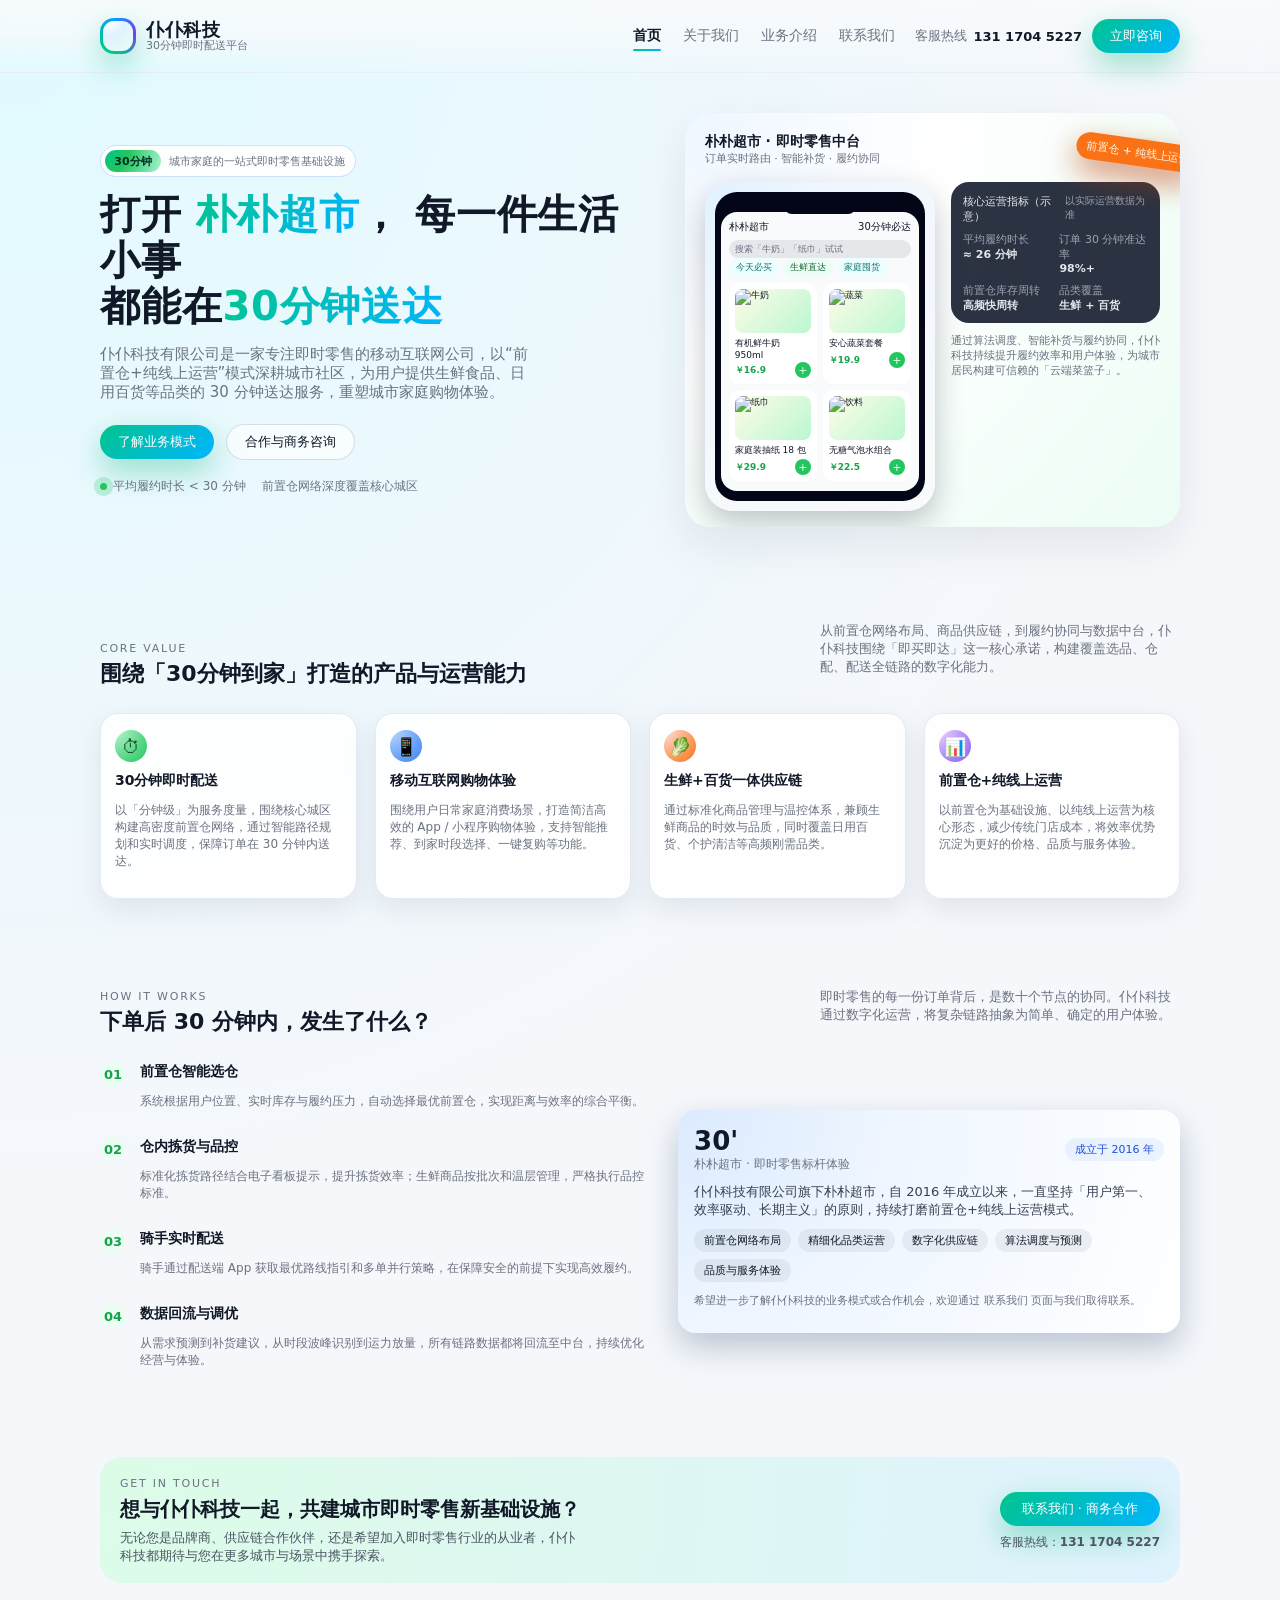
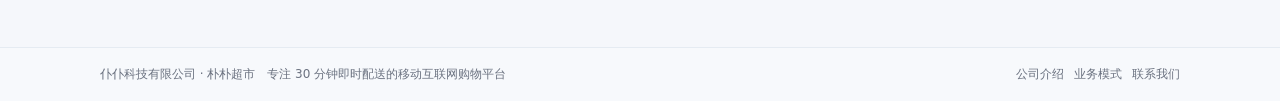
<file: index.html>
<!DOCTYPE html>
<html lang="zh-CN">
  <head>
    <meta charset="UTF-8" />
    <meta
      name="viewport"
      content="width=device-width, initial-scale=1, viewport-fit=cover"
    />
    <title>仆仆科技有限公司 - 30分钟即时配送平台</title>
    <meta
      name="description"
      content="仆仆科技有限公司旗下朴朴超市，专注30分钟即时配送，采用“前置仓+纯线上运营”模式，为城市家庭提供生鲜食品与日用百货一站式到家服务。"
    />
    <link rel="stylesheet" href="styles.css" />
  </head>
  <body>
    <header class="site-header">
      <div class="container">
        <nav class="nav">
          <a href="index.html" class="logo-group" aria-label="仆仆科技有限公司">
            <span class="logo-mark"></span>
            <span class="logo-text">
              <span class="logo-text-main">仆仆科技</span>
              <span class="logo-text-sub">30分钟即时配送平台</span>
            </span>
          </a>
          <div class="nav-right">
            <div class="nav-links">
              <a href="index.html" class="nav-link active">首页</a>
              <a href="about.html" class="nav-link">关于我们</a>
              <a href="services.html" class="nav-link">业务介绍</a>
              <a href="contact.html" class="nav-link">联系我们</a>
            </div>
            <div class="nav-cta">
              <div class="nav-phone">
                <span>客服热线</span>
                <strong>131 1704 5227</strong>
              </div>
              <button class="btn btn-primary" type="button">
                立即咨询
              </button>
            </div>
            <button class="menu-toggle" aria-label="切换导航菜单">
              <span></span>
            </button>
          </div>
        </nav>
      </div>
    </header>

    <main>
      <section class="hero">
        <div class="container hero-grid">
          <div>
            <div class="hero-eyebrow">
              <span class="pill-badge">30分钟</span>
              <span>城市家庭的一站式即时零售基础设施</span>
            </div>
            <h1 class="hero-title">
              打开
              <span class="hero-highlight">朴朴超市</span>，
              每一件生活小事
              <br />
              都能在<span class="hero-highlight">30分钟送达</span>
            </h1>
            <p class="hero-subtitle">
              仆仆科技有限公司是一家专注即时零售的移动互联网公司，以“前置仓+纯线上运营”模式深耕城市社区，为用户提供生鲜食品、日用百货等品类的
              30 分钟送达服务，重塑城市家庭购物体验。
            </p>
            <div class="hero-actions">
              <a class="btn btn-primary" href="services.html">
                了解业务模式
              </a>
              <a class="btn btn-outline" href="contact.html">
                合作与商务咨询
              </a>
            </div>
            <div class="hero-meta">
              <span class="hero-meta-item">
                <span class="hero-meta-dot"></span>
                <span>平均履约时长 &lt; 30 分钟</span>
              </span>
              <span class="hero-meta-item">
                <span>前置仓网络深度覆盖核心城区</span>
              </span>
            </div>
          </div>

          <div class="hero-card" aria-label="朴朴超市即时零售运营示意">
            <div class="hero-card-header">
              <div>
                <div class="hero-card-title">朴朴超市 · 即时零售中台</div>
                <div style="font-size: 11px; color: #6b7280">
                  订单实时路由 · 智能补货 · 履约协同
                </div>
              </div>
              <span class="hero-card-tag">前置仓网络</span>
            </div>
            <div class="hero-phone-ui">
              <div class="phone-mock">
                <div class="phone-frame">
                  <div class="phone-notch"></div>
                  <div class="phone-screen">
                    <div class="phone-header">
                      <span>朴朴超市</span>
                      <span>30分钟必达</span>
                    </div>
                    <div class="phone-search">搜索「牛奶」「纸巾」试试</div>
                    <div class="phone-tags">
                      <span class="phone-tag">今天必买</span>
                      <span class="phone-tag">生鲜直达</span>
                      <span class="phone-tag">家庭囤货</span>
                    </div>
                    <div class="phone-products">
                      <div class="phone-product">
                        <img alt="牛奶" />
                        <div class="phone-product-name">有机鲜牛奶 950ml</div>
                        <div class="phone-product-meta">
                          <span class="phone-price">￥16.9</span>
                          <span class="phone-add">+</span>
                        </div>
                      </div>
                      <div class="phone-product">
                        <img alt="蔬菜" />
                        <div class="phone-product-name">安心蔬菜套餐</div>
                        <div class="phone-product-meta">
                          <span class="phone-price">￥19.9</span>
                          <span class="phone-add">+</span>
                        </div>
                      </div>
                      <div class="phone-product">
                        <img alt="纸巾" />
                        <div class="phone-product-name">家庭装抽纸 18 包</div>
                        <div class="phone-product-meta">
                          <span class="phone-price">￥29.9</span>
                          <span class="phone-add">+</span>
                        </div>
                      </div>
                      <div class="phone-product">
                        <img alt="饮料" />
                        <div class="phone-product-name">无糖气泡水组合</div>
                        <div class="phone-product-meta">
                          <span class="phone-price">￥22.5</span>
                          <span class="phone-add">+</span>
                        </div>
                      </div>
                    </div>
                  </div>
                </div>
              </div>
              <div>
                <div class="hero-stats-card">
                  <div class="hero-stats-header">
                    <span>核心运营指标（示意）</span>
                    <span style="font-size: 10px; color: #9ca3af"
                      >以实际运营数据为准</span
                    >
                  </div>
                  <div class="hero-stats-grid">
                    <div>
                      <div class="hero-stat-label">平均履约时长</div>
                      <div class="hero-stat-value">≈ 26 分钟</div>
                    </div>
                    <div>
                      <div class="hero-stat-label">订单 30 分钟准达率</div>
                      <div class="hero-stat-value">98%+</div>
                    </div>
                    <div>
                      <div class="hero-stat-label">前置仓库存周转</div>
                      <div class="hero-stat-value">高频快周转</div>
                    </div>
                    <div>
                      <div class="hero-stat-label">品类覆盖</div>
                      <div class="hero-stat-value">生鲜 + 百货</div>
                    </div>
                  </div>
                </div>
                <div style="margin-top: 10px; font-size: 11px; color: #6b7280">
                  通过算法调度、智能补货与履约协同，仆仆科技持续提升履约效率和用户体验，为城市居民构建可信赖的「云端菜篮子」。
                </div>
              </div>
            </div>
            <div class="hero-ribbon">前置仓 + 纯线上运营</div>
          </div>
        </div>
      </section>

      <section class="section">
        <div class="container">
          <div class="section-header">
            <div class="section-title-wrap">
              <div class="section-eyebrow">Core Value</div>
              <h2 class="section-title">围绕「30分钟到家」打造的产品与运营能力</h2>
            </div>
            <p class="section-desc">
              从前置仓网络布局、商品供应链，到履约协同与数据中台，仆仆科技围绕「即买即达」这一核心承诺，构建覆盖选品、仓配、配送全链路的数字化能力。
            </p>
          </div>
          <div class="feature-grid">
            <article class="feature-card">
              <div
                class="feature-icon"
                style="
                  background: radial-gradient(circle at 0 0, #bbf7d0, #22c55e);
                  color: #14532d;
                "
              >
                ⏱
              </div>
              <h3 class="feature-title">30分钟即时配送</h3>
              <p class="feature-text">
                以「分钟级」为服务度量，围绕核心城区构建高密度前置仓网络，通过智能路径规划和实时调度，保障订单在 30
                分钟内送达。
              </p>
            </article>
            <article class="feature-card">
              <div
                class="feature-icon"
                style="
                  background: radial-gradient(circle at 0 0, #bfdbfe, #3b82f6);
                  color: #1e3a8a;
                "
              >
                📱
              </div>
              <h3 class="feature-title">移动互联网购物体验</h3>
              <p class="feature-text">
                围绕用户日常家庭消费场景，打造简洁高效的 App / 小程序购物体验，支持智能推荐、到家时段选择、一键复购等功能。
              </p>
            </article>
            <article class="feature-card">
              <div
                class="feature-icon"
                style="
                  background: radial-gradient(circle at 0 0, #fee2e2, #f97316);
                  color: #7c2d12;
                "
              >
                🥬
              </div>
              <h3 class="feature-title">生鲜+百货一体供应链</h3>
              <p class="feature-text">
                通过标准化商品管理与温控体系，兼顾生鲜商品的时效与品质，同时覆盖日用百货、个护清洁等高频刚需品类。
              </p>
            </article>
            <article class="feature-card">
              <div
                class="feature-icon"
                style="
                  background: radial-gradient(circle at 0 0, #e9d5ff, #8b5cf6);
                  color: #4c1d95;
                "
              >
                📊
              </div>
              <h3 class="feature-title">前置仓+纯线上运营</h3>
              <p class="feature-text">
                以前置仓为基础设施、以纯线上运营为核心形态，减少传统门店成本，将效率优势沉淀为更好的价格、品质与服务体验。
              </p>
            </article>
          </div>
        </div>
      </section>

      <section class="section">
        <div class="container">
          <div class="section-header">
            <div class="section-title-wrap">
              <div class="section-eyebrow">How It Works</div>
              <h2 class="section-title">下单后 30 分钟内，发生了什么？</h2>
            </div>
            <p class="section-desc">
              即时零售的每一份订单背后，是数十个节点的协同。仆仆科技通过数字化运营，将复杂链路抽象为简单、确定的用户体验。
            </p>
          </div>
          <div class="steps">
            <div class="steps-list">
              <div class="step-item">
                <div class="step-index">01</div>
                <div>
                  <h3 class="step-title">前置仓智能选仓</h3>
                  <p class="step-text">
                    系统根据用户位置、实时库存与履约压力，自动选择最优前置仓，实现距离与效率的综合平衡。
                  </p>
                </div>
              </div>
              <div class="step-item">
                <div class="step-index">02</div>
                <div>
                  <h3 class="step-title">仓内拣货与品控</h3>
                  <p class="step-text">
                    标准化拣货路径结合电子看板提示，提升拣货效率；生鲜商品按批次和温层管理，严格执行品控标准。
                  </p>
                </div>
              </div>
              <div class="step-item">
                <div class="step-index">03</div>
                <div>
                  <h3 class="step-title">骑手实时配送</h3>
                  <p class="step-text">
                    骑手通过配送端 App 获取最优路线指引和多单并行策略，在保障安全的前提下实现高效履约。
                  </p>
                </div>
              </div>
              <div class="step-item">
                <div class="step-index">04</div>
                <div>
                  <h3 class="step-title">数据回流与调优</h3>
                  <p class="step-text">
                    从需求预测到补货建议，从时段波峰识别到运力放量，所有链路数据都将回流至中台，持续优化经营与体验。
                  </p>
                </div>
              </div>
            </div>

            <aside class="steps-card">
              <div class="steps-metric">
                <div>
                  <div class="steps-metric-number">30'</div>
                  <div class="steps-metric-label">朴朴超市 · 即时零售标杆体验</div>
                </div>
                <div style="text-align: right">
                  <div
                    style="
                      font-size: 11px;
                      padding: 4px 10px;
                      border-radius: 999px;
                      background: rgba(59, 130, 246, 0.08);
                      color: #1d4ed8;
                    "
                  >
                    成立于 2016 年
                  </div>
                </div>
              </div>
              <p
                style="
                  font-size: 13px;
                  color: #374151;
                  margin: 0 0 10px;
                "
              >
                仆仆科技有限公司旗下朴朴超市，自 2016
                年成立以来，一直坚持「用户第一、效率驱动、长期主义」的原则，持续打磨前置仓+纯线上运营模式。
              </p>
              <div class="steps-pills">
                <span class="steps-pill">前置仓网络布局</span>
                <span class="steps-pill">精细化品类运营</span>
                <span class="steps-pill">数字化供应链</span>
                <span class="steps-pill">算法调度与预测</span>
                <span class="steps-pill">品质与服务体验</span>
              </div>
              <p class="steps-note">
                希望进一步了解仆仆科技的业务模式或合作机会，欢迎通过
                <a href="contact.html">联系我们</a> 页面与我们取得联系。
              </p>
            </aside>
          </div>
        </div>
      </section>

      <section class="section" aria-labelledby="cta-title">
        <div class="container">
          <div
            style="
              border-radius: 22px;
              padding: 20px 20px 18px;
              background: radial-gradient(circle at 0 0, #dcfce7, #e0f2fe);
              display: flex;
              flex-wrap: wrap;
              gap: 18px;
              align-items: center;
              justify-content: space-between;
            "
          >
            <div>
              <div class="section-eyebrow">Get In Touch</div>
              <h2 id="cta-title" style="margin: 6px 0 6px; font-size: 20px">
                想与仆仆科技一起，共建城市即时零售新基础设施？
              </h2>
              <p
                style="
                  margin: 0;
                  font-size: 13px;
                  color: #4b5563;
                  max-width: 460px;
                "
              >
                无论您是品牌商、供应链合作伙伴，还是希望加入即时零售行业的从业者，仆仆科技都期待与您在更多城市与场景中携手探索。
              </p>
            </div>
            <div style="display: flex; flex-direction: column; gap: 8px">
              <a class="btn btn-primary" href="contact.html">
                联系我们 · 商务合作
              </a>
              <span
                style="
                  font-size: 12px;
                  color: #4b5563;
                  text-align: left;
                "
              >
                客服热线：<strong>131 1704 5227</strong>
              </span>
            </div>
          </div>
        </div>
      </section>
    </main>

    <footer class="site-footer">
      <div class="container footer-inner">
        <div>
          仆仆科技有限公司 · 朴朴超市
          <span style="margin-left: 8px">专注 30 分钟即时配送的移动互联网购物平台</span>
        </div>
        <div class="footer-links">
          <a href="about.html">公司介绍</a>
          <a href="services.html">业务模式</a>
          <a href="contact.html">联系我们</a>
        </div>
      </div>
    </footer>

    <script src="script.js"></script>
  </body>
</html>
</file>
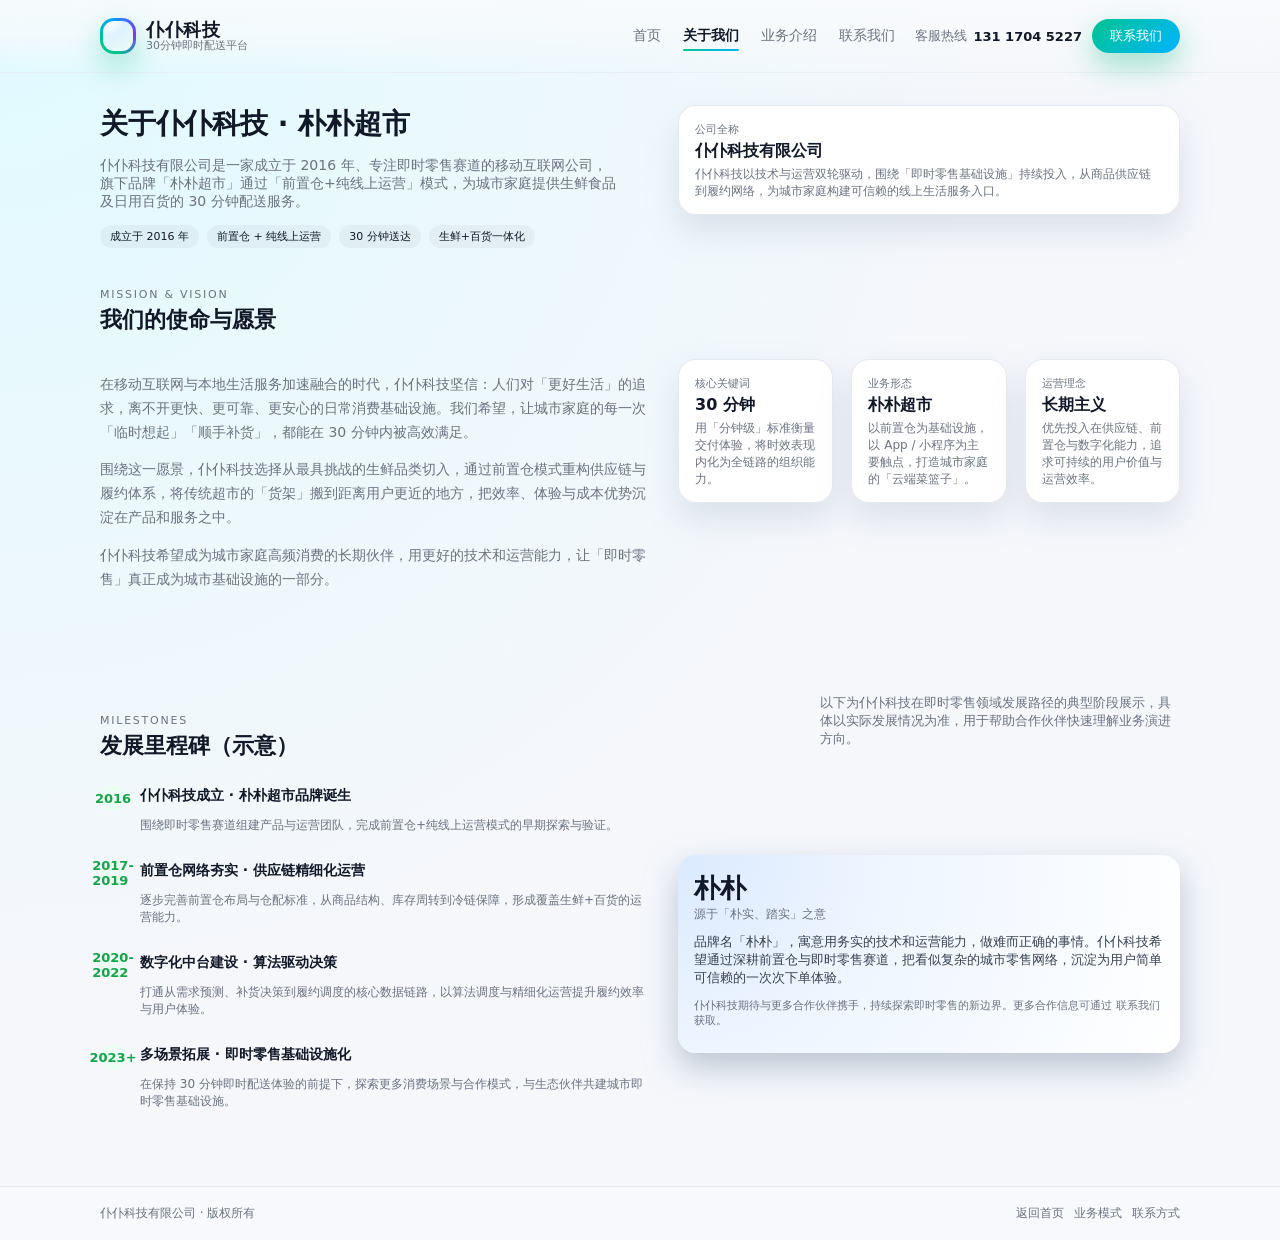
<file: about.html>
<!DOCTYPE html>
<html lang="zh-CN">
  <head>
    <meta charset="UTF-8" />
    <meta
      name="viewport"
      content="width=device-width, initial-scale=1, viewport-fit=cover"
    />
    <title>关于我们 - 仆仆科技有限公司</title>
    <meta
      name="description"
      content="了解仆仆科技有限公司的发展历程与使命愿景。仆仆科技旗下朴朴超市，自2016年成立以来专注于30分钟即时配送与前置仓运营模式。"
    />
    <link rel="stylesheet" href="styles.css" />
  </head>
  <body>
    <header class="site-header">
      <div class="container">
        <nav class="nav">
          <a href="index.html" class="logo-group" aria-label="仆仆科技有限公司">
            <span class="logo-mark"></span>
            <span class="logo-text">
              <span class="logo-text-main">仆仆科技</span>
              <span class="logo-text-sub">30分钟即时配送平台</span>
            </span>
          </a>
          <div class="nav-right">
            <div class="nav-links">
              <a href="index.html" class="nav-link">首页</a>
              <a href="about.html" class="nav-link active">关于我们</a>
              <a href="services.html" class="nav-link">业务介绍</a>
              <a href="contact.html" class="nav-link">联系我们</a>
            </div>
            <div class="nav-cta">
              <div class="nav-phone">
                <span>客服热线</span>
                <strong>131 1704 5227</strong>
              </div>
              <a class="btn btn-primary" href="contact.html">
                联系我们
              </a>
            </div>
            <button class="menu-toggle" aria-label="切换导航菜单">
              <span></span>
            </button>
          </div>
        </nav>
      </div>
    </header>

    <main>
      <section class="page-hero-compact">
        <div class="container two-column">
          <div>
            <h1 class="page-hero-title">关于仆仆科技 · 朴朴超市</h1>
            <p class="page-hero-subtitle">
              仆仆科技有限公司是一家成立于 2016 年、专注即时零售赛道的移动互联网公司，旗下品牌「朴朴超市」通过「前置仓+纯线上运营」模式，为城市家庭提供生鲜食品及日用百货的
              30 分钟配送服务。
            </p>
            <div class="tag-row">
              <span class="tag">成立于 2016 年</span>
              <span class="tag">前置仓 + 纯线上运营</span>
              <span class="tag">30 分钟送达</span>
              <span class="tag">生鲜+百货一体化</span>
            </div>
          </div>
          <div>
            <div class="info-card">
              <div class="info-label">公司全称</div>
              <div class="info-value">仆仆科技有限公司</div>
              <div class="info-detail">
                仆仆科技以技术与运营双轮驱动，围绕「即时零售基础设施」持续投入，从商品供应链到履约网络，为城市家庭构建可信赖的线上生活服务入口。
              </div>
            </div>
          </div>
        </div>
      </section>

      <section class="section">
        <div class="container">
          <div class="section-header">
            <div class="section-title-wrap">
              <div class="section-eyebrow">Mission & Vision</div>
              <h2 class="section-title">我们的使命与愿景</h2>
            </div>
          </div>
          <div class="two-column">
            <div>
              <p class="paragraph">
                在移动互联网与本地生活服务加速融合的时代，仆仆科技坚信：人们对「更好生活」的追求，离不开更快、更可靠、更安心的日常消费基础设施。我们希望，让城市家庭的每一次「临时想起」「顺手补货」，都能在
                30 分钟内被高效满足。
              </p>
              <p class="paragraph">
                围绕这一愿景，仆仆科技选择从最具挑战的生鲜品类切入，通过前置仓模式重构供应链与履约体系，将传统超市的「货架」搬到距离用户更近的地方，把效率、体验与成本优势沉淀在产品和服务之中。
              </p>
              <p class="paragraph">
                仆仆科技希望成为城市家庭高频消费的长期伙伴，用更好的技术和运营能力，让「即时零售」真正成为城市基础设施的一部分。
              </p>
            </div>
            <div class="card-grid-3">
              <div class="info-card">
                <div class="info-label">核心关键词</div>
                <div class="info-value">30 分钟</div>
                <div class="info-detail">
                  用「分钟级」标准衡量交付体验，将时效表现内化为全链路的组织能力。
                </div>
              </div>
              <div class="info-card">
                <div class="info-label">业务形态</div>
                <div class="info-value">朴朴超市</div>
                <div class="info-detail">
                  以前置仓为基础设施，以 App / 小程序为主要触点，打造城市家庭的「云端菜篮子」。
                </div>
              </div>
              <div class="info-card">
                <div class="info-label">运营理念</div>
                <div class="info-value">长期主义</div>
                <div class="info-detail">
                  优先投入在供应链、前置仓与数字化能力，追求可持续的用户价值与运营效率。
                </div>
              </div>
            </div>
          </div>
        </div>
      </section>

      <section class="section">
        <div class="container">
          <div class="section-header">
            <div class="section-title-wrap">
              <div class="section-eyebrow">Milestones</div>
              <h2 class="section-title">发展里程碑（示意）</h2>
            </div>
            <p class="section-desc">
              以下为仆仆科技在即时零售领域发展路径的典型阶段展示，具体以实际发展情况为准，用于帮助合作伙伴快速理解业务演进方向。
            </p>
          </div>
          <div class="steps">
            <div class="steps-list">
              <div class="step-item">
                <div class="step-index">2016</div>
                <div>
                  <h3 class="step-title">仆仆科技成立 · 朴朴超市品牌诞生</h3>
                  <p class="step-text">
                    围绕即时零售赛道组建产品与运营团队，完成前置仓+纯线上运营模式的早期探索与验证。
                  </p>
                </div>
              </div>
              <div class="step-item">
                <div class="step-index">2017-2019</div>
                <div>
                  <h3 class="step-title">前置仓网络夯实 · 供应链精细化运营</h3>
                  <p class="step-text">
                    逐步完善前置仓布局与仓配标准，从商品结构、库存周转到冷链保障，形成覆盖生鲜+百货的运营能力。
                  </p>
                </div>
              </div>
              <div class="step-item">
                <div class="step-index">2020-2022</div>
                <div>
                  <h3 class="step-title">数字化中台建设 · 算法驱动决策</h3>
                  <p class="step-text">
                    打通从需求预测、补货决策到履约调度的核心数据链路，以算法调度与精细化运营提升履约效率与用户体验。
                  </p>
                </div>
              </div>
              <div class="step-item">
                <div class="step-index">2023+</div>
                <div>
                  <h3 class="step-title">多场景拓展 · 即时零售基础设施化</h3>
                  <p class="step-text">
                    在保持 30 分钟即时配送体验的前提下，探索更多消费场景与合作模式，与生态伙伴共建城市即时零售基础设施。
                  </p>
                </div>
              </div>
            </div>
            <aside class="steps-card">
              <div class="steps-metric">
                <div>
                  <div class="steps-metric-number">朴朴</div>
                  <div class="steps-metric-label">源于「朴实、踏实」之意</div>
                </div>
              </div>
              <p
                style="
                  font-size: 13px;
                  color: #374151;
                  margin: 0 0 10px;
                "
              >
                品牌名「朴朴」，寓意用务实的技术和运营能力，做难而正确的事情。仆仆科技希望通过深耕前置仓与即时零售赛道，把看似复杂的城市零售网络，沉淀为用户简单可信赖的一次次下单体验。
              </p>
              <p class="steps-note">
                仆仆科技期待与更多合作伙伴携手，持续探索即时零售的新边界。更多合作信息可通过
                <a href="contact.html">联系我们</a> 获取。
              </p>
            </aside>
          </div>
        </div>
      </section>
    </main>

    <footer class="site-footer">
      <div class="container footer-inner">
        <div>仆仆科技有限公司 · 版权所有</div>
        <div class="footer-links">
          <a href="index.html">返回首页</a>
          <a href="services.html">业务模式</a>
          <a href="contact.html">联系方式</a>
        </div>
      </div>
    </footer>

    <script src="script.js"></script>
  </body>
</html>
</file>
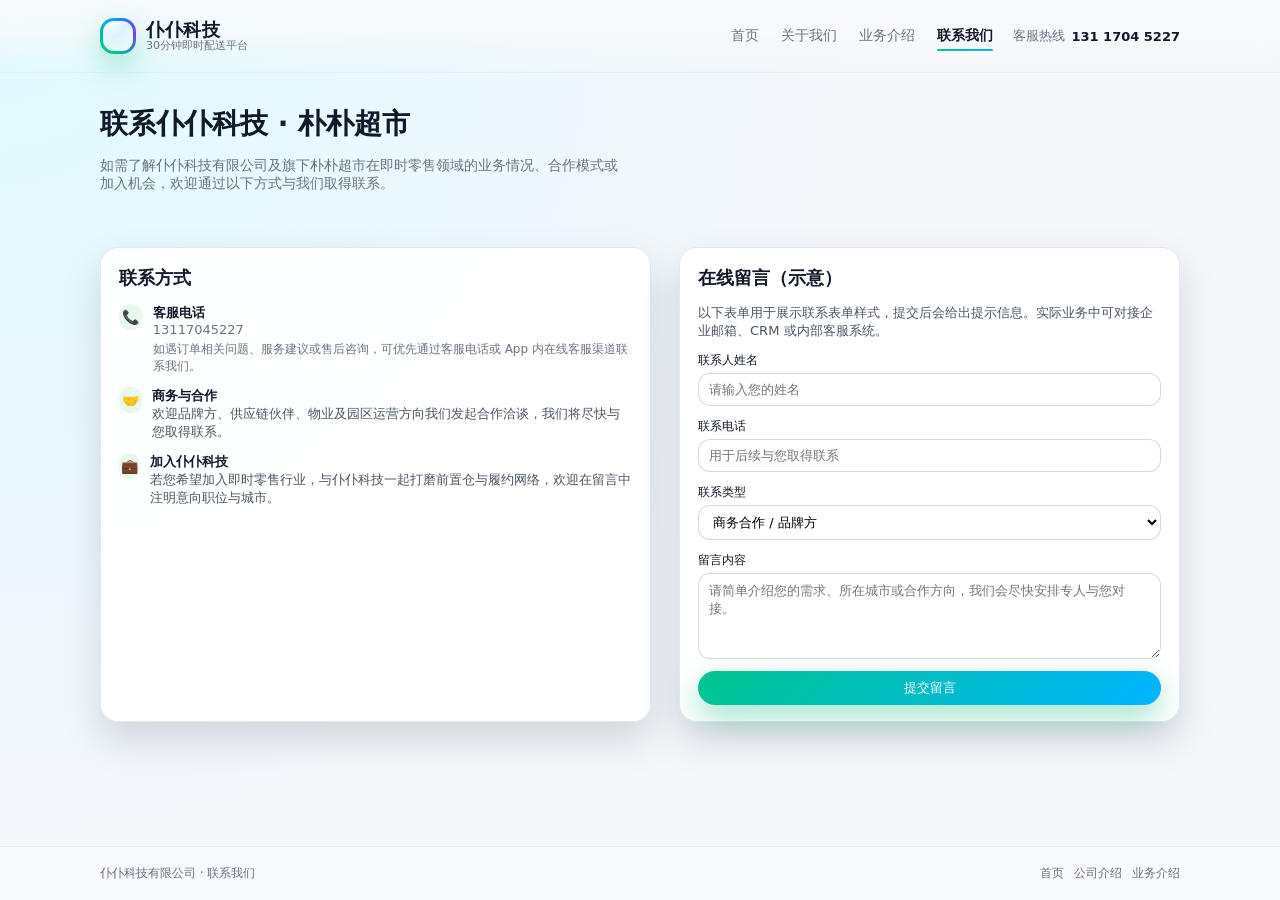
<file: contact.html>
<!DOCTYPE html>
<html lang="zh-CN">
  <head>
    <meta charset="UTF-8" />
    <meta
      name="viewport"
      content="width=device-width, initial-scale=1, viewport-fit=cover"
    />
    <title>联系我们 - 仆仆科技有限公司</title>
    <meta
      name="description"
      content="联系仆仆科技有限公司，了解朴朴超市30分钟即时配送业务的合作方式与联系方式。客服电话：13117045227。"
    />
    <link rel="stylesheet" href="styles.css" />
  </head>
  <body>
    <header class="site-header">
      <div class="container">
        <nav class="nav">
          <a href="index.html" class="logo-group" aria-label="仆仆科技有限公司">
            <span class="logo-mark"></span>
            <span class="logo-text">
              <span class="logo-text-main">仆仆科技</span>
              <span class="logo-text-sub">30分钟即时配送平台</span>
            </span>
          </a>
          <div class="nav-right">
            <div class="nav-links">
              <a href="index.html" class="nav-link">首页</a>
              <a href="about.html" class="nav-link">关于我们</a>
              <a href="services.html" class="nav-link">业务介绍</a>
              <a href="contact.html" class="nav-link active">联系我们</a>
            </div>
            <div class="nav-cta">
              <div class="nav-phone">
                <span>客服热线</span>
                <strong>131 1704 5227</strong>
              </div>
            </div>
            <button class="menu-toggle" aria-label="切换导航菜单">
              <span></span>
            </button>
          </div>
        </nav>
      </div>
    </header>

    <main>
      <section class="page-hero-compact">
        <div class="container">
          <h1 class="page-hero-title">联系仆仆科技 · 朴朴超市</h1>
          <p class="page-hero-subtitle">
            如需了解仆仆科技有限公司及旗下朴朴超市在即时零售领域的业务情况、合作模式或加入机会，欢迎通过以下方式与我们取得联系。
          </p>
        </div>
      </section>

      <section class="section">
        <div class="container contact-layout">
          <div class="contact-card">
            <h2 style="margin: 0 0 14px; font-size: 18px">联系方式</h2>

            <div class="contact-item">
              <div class="contact-icon">📞</div>
              <div>
                <div><strong>客服电话</strong></div>
                <div>13117045227</div>
                <div style="font-size: 12px; color: #6b7280; margin-top: 4px">
                  如遇订单相关问题、服务建议或售后咨询，可优先通过客服电话或 App 内在线客服渠道联系我们。
                </div>
              </div>
            </div>

            <div class="contact-item">
              <div class="contact-icon">🤝</div>
              <div>
                <div><strong>商务与合作</strong></div>
                <div style="font-size: 13px; color: #4b5563">
                  欢迎品牌方、供应链伙伴、物业及园区运营方向我们发起合作洽谈，我们将尽快与您取得联系。
                </div>
              </div>
            </div>

            <div class="contact-item">
              <div class="contact-icon">💼</div>
              <div>
                <div><strong>加入仆仆科技</strong></div>
                <div style="font-size: 13px; color: #4b5563">
                  若您希望加入即时零售行业，与仆仆科技一起打磨前置仓与履约网络，欢迎在留言中注明意向职位与城市。
                </div>
              </div>
            </div>
          </div>

          <div class="contact-card">
            <h2 style="margin: 0 0 14px; font-size: 18px">在线留言（示意）</h2>
            <p
              style="
                margin: 0 0 12px;
                font-size: 13px;
                color: #4b5563;
              "
            >
              以下表单用于展示联系表单样式，提交后会给出提示信息。实际业务中可对接企业邮箱、CRM 或内部客服系统。
            </p>
            <form class="contact-form js-contact-form">
              <div class="field">
                <label class="field-label" for="name">联系人姓名</label>
                <input
                  class="field-input"
                  id="name"
                  name="name"
                  type="text"
                  placeholder="请输入您的姓名"
                  required
                />
              </div>
              <div class="field">
                <label class="field-label" for="phone">联系电话</label>
                <input
                  class="field-input"
                  id="phone"
                  name="phone"
                  type="tel"
                  placeholder="用于后续与您取得联系"
                  required
                />
              </div>
              <div class="field">
                <label class="field-label" for="type">联系类型</label>
                <select class="field-input" id="type" name="type">
                  <option value="business">商务合作 / 品牌方</option>
                  <option value="supplier">供应链合作</option>
                  <option value="city">城市与物业合作</option>
                  <option value="career">加入仆仆科技</option>
                  <option value="other">其他咨询</option>
                </select>
              </div>
              <div class="field">
                <label class="field-label" for="message">留言内容</label>
                <textarea
                  class="field-textarea"
                  id="message"
                  name="message"
                  placeholder="请简单介绍您的需求、所在城市或合作方向，我们会尽快安排专人与您对接。"
                  required
                ></textarea>
              </div>
              <button class="btn btn-primary" type="submit">
                提交留言
              </button>
            </form>
          </div>
        </div>
      </section>
    </main>

    <footer class="site-footer">
      <div class="container footer-inner">
        <div>仆仆科技有限公司 · 联系我们</div>
        <div class="footer-links">
          <a href="index.html">首页</a>
          <a href="about.html">公司介绍</a>
          <a href="services.html">业务介绍</a>
        </div>
      </div>
    </footer>

    <script src="script.js"></script>
  </body>
</html>
</file>
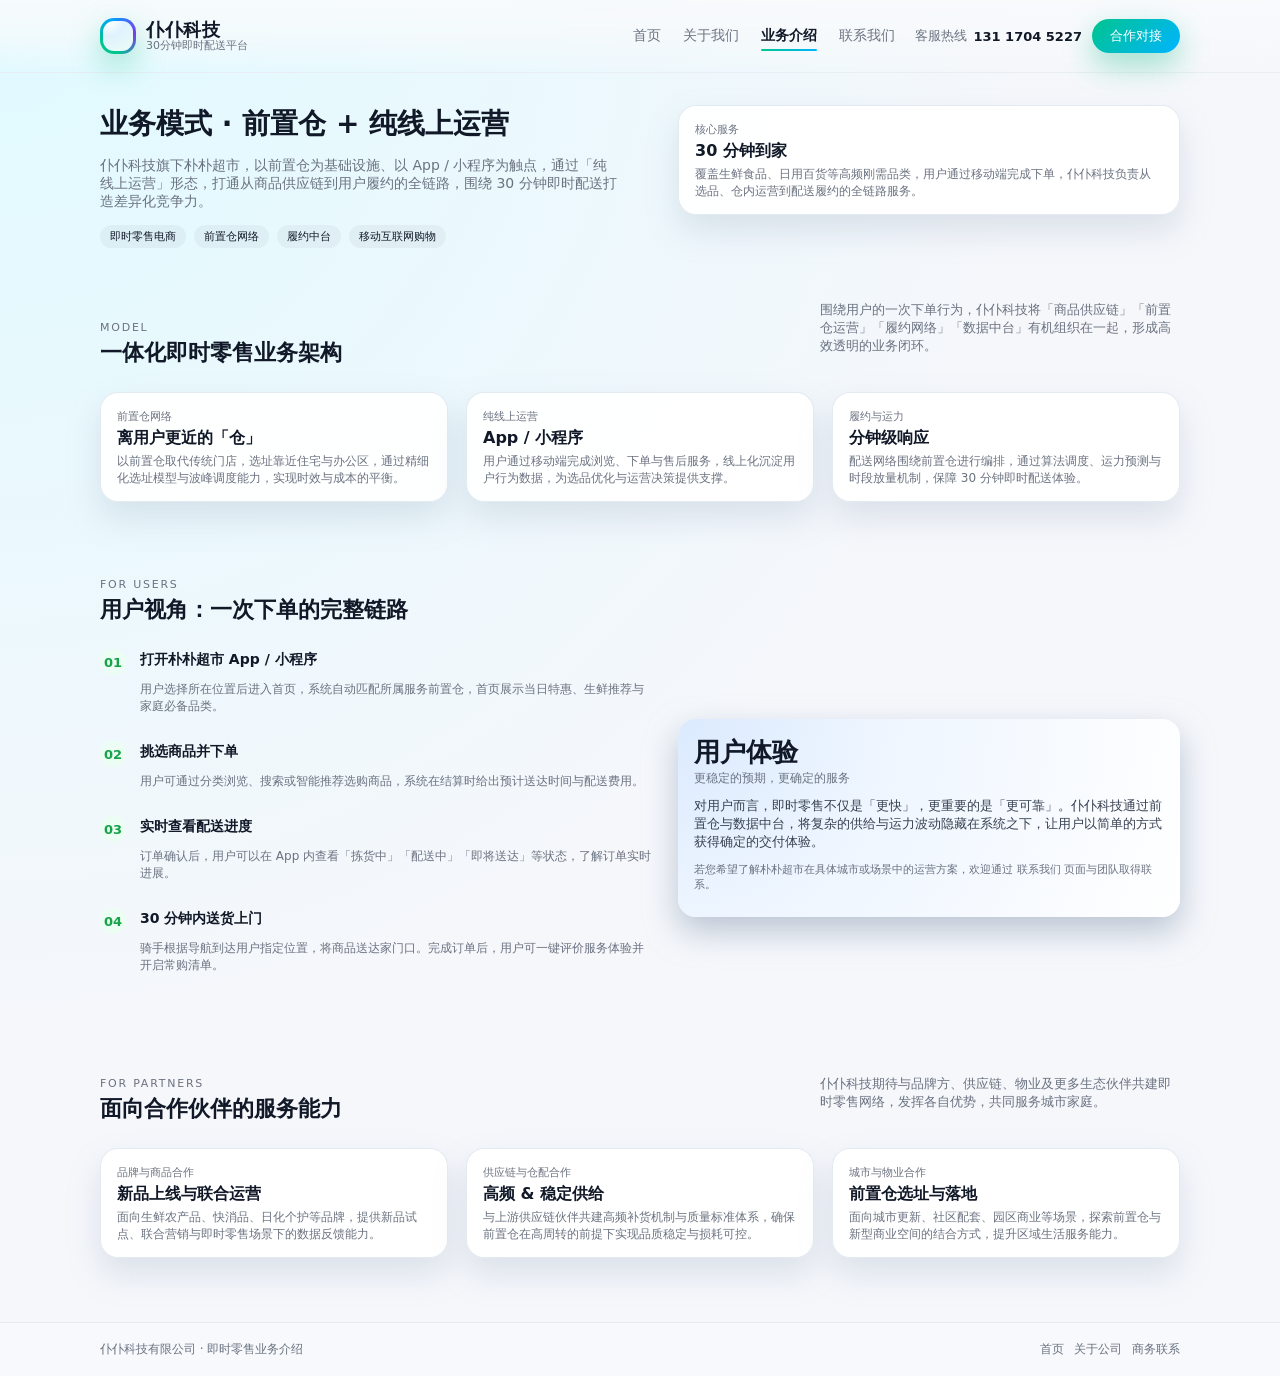
<file: services.html>
<!DOCTYPE html>
<html lang="zh-CN">
  <head>
    <meta charset="UTF-8" />
    <meta
      name="viewport"
      content="width=device-width, initial-scale=1, viewport-fit=cover"
    />
    <title>业务介绍 - 仆仆科技 · 朴朴超市</title>
    <meta
      name="description"
      content="了解仆仆科技旗下朴朴超市的核心业务模式，包括前置仓网络、纯线上运营形态以及30分钟即时配送服务能力。"
    />
    <link rel="stylesheet" href="styles.css" />
  </head>
  <body>
    <header class="site-header">
      <div class="container">
        <nav class="nav">
          <a href="index.html" class="logo-group" aria-label="仆仆科技有限公司">
            <span class="logo-mark"></span>
            <span class="logo-text">
              <span class="logo-text-main">仆仆科技</span>
              <span class="logo-text-sub">30分钟即时配送平台</span>
            </span>
          </a>
          <div class="nav-right">
            <div class="nav-links">
              <a href="index.html" class="nav-link">首页</a>
              <a href="about.html" class="nav-link">关于我们</a>
              <a href="services.html" class="nav-link active">业务介绍</a>
              <a href="contact.html" class="nav-link">联系我们</a>
            </div>
            <div class="nav-cta">
              <div class="nav-phone">
                <span>客服热线</span>
                <strong>131 1704 5227</strong>
              </div>
              <a class="btn btn-primary" href="contact.html">
                合作对接
              </a>
            </div>
            <button class="menu-toggle" aria-label="切换导航菜单">
              <span></span>
            </button>
          </div>
        </nav>
      </div>
    </header>

    <main>
      <section class="page-hero-compact">
        <div class="container two-column">
          <div>
            <h1 class="page-hero-title">业务模式 · 前置仓 + 纯线上运营</h1>
            <p class="page-hero-subtitle">
              仆仆科技旗下朴朴超市，以前置仓为基础设施、以 App / 小程序为触点，通过「纯线上运营」形态，打通从商品供应链到用户履约的全链路，围绕
              30 分钟即时配送打造差异化竞争力。
            </p>
            <div class="tag-row">
              <span class="tag">即时零售电商</span>
              <span class="tag">前置仓网络</span>
              <span class="tag">履约中台</span>
              <span class="tag">移动互联网购物</span>
            </div>
          </div>
          <div class="info-card">
            <div class="info-label">核心服务</div>
            <div class="info-value">30 分钟到家</div>
            <div class="info-detail">
              覆盖生鲜食品、日用百货等高频刚需品类，用户通过移动端完成下单，仆仆科技负责从选品、仓内运营到配送履约的全链路服务。
            </div>
          </div>
        </div>
      </section>

      <section class="section">
        <div class="container">
          <div class="section-header">
            <div class="section-title-wrap">
              <div class="section-eyebrow">Model</div>
              <h2 class="section-title">一体化即时零售业务架构</h2>
            </div>
            <p class="section-desc">
              围绕用户的一次下单行为，仆仆科技将「商品供应链」「前置仓运营」「履约网络」「数据中台」有机组织在一起，形成高效透明的业务闭环。
            </p>
          </div>
          <div class="card-grid-3">
            <article class="info-card">
              <div class="info-label">前置仓网络</div>
              <div class="info-value">离用户更近的「仓」</div>
              <div class="info-detail">
                以前置仓取代传统门店，选址靠近住宅与办公区，通过精细化选址模型与波峰调度能力，实现时效与成本的平衡。
              </div>
            </article>
            <article class="info-card">
              <div class="info-label">纯线上运营</div>
              <div class="info-value">App / 小程序</div>
              <div class="info-detail">
                用户通过移动端完成浏览、下单与售后服务，线上化沉淀用户行为数据，为选品优化与运营决策提供支撑。
              </div>
            </article>
            <article class="info-card">
              <div class="info-label">履约与运力</div>
              <div class="info-value">分钟级响应</div>
              <div class="info-detail">
                配送网络围绕前置仓进行编排，通过算法调度、运力预测与时段放量机制，保障 30 分钟即时配送体验。
              </div>
            </article>
          </div>
        </div>
      </section>

      <section class="section">
        <div class="container">
          <div class="section-header">
            <div class="section-title-wrap">
              <div class="section-eyebrow">For Users</div>
              <h2 class="section-title">用户视角：一次下单的完整链路</h2>
            </div>
          </div>
          <div class="steps">
            <div class="steps-list">
              <div class="step-item">
                <div class="step-index">01</div>
                <div>
                  <h3 class="step-title">打开朴朴超市 App / 小程序</h3>
                  <p class="step-text">
                    用户选择所在位置后进入首页，系统自动匹配所属服务前置仓，首页展示当日特惠、生鲜推荐与家庭必备品类。
                  </p>
                </div>
              </div>
              <div class="step-item">
                <div class="step-index">02</div>
                <div>
                  <h3 class="step-title">挑选商品并下单</h3>
                  <p class="step-text">
                    用户可通过分类浏览、搜索或智能推荐选购商品，系统在结算时给出预计送达时间与配送费用。
                  </p>
                </div>
              </div>
              <div class="step-item">
                <div class="step-index">03</div>
                <div>
                  <h3 class="step-title">实时查看配送进度</h3>
                  <p class="step-text">
                    订单确认后，用户可以在 App 内查看「拣货中」「配送中」「即将送达」等状态，了解订单实时进展。
                  </p>
                </div>
              </div>
              <div class="step-item">
                <div class="step-index">04</div>
                <div>
                  <h3 class="step-title">30 分钟内送货上门</h3>
                  <p class="step-text">
                    骑手根据导航到达用户指定位置，将商品送达家门口。完成订单后，用户可一键评价服务体验并开启常购清单。
                  </p>
                </div>
              </div>
            </div>
            <aside class="steps-card">
              <div class="steps-metric">
                <div>
                  <div class="steps-metric-number">用户体验</div>
                  <div class="steps-metric-label">更稳定的预期，更确定的服务</div>
                </div>
              </div>
              <p
                style="
                  font-size: 13px;
                  color: #374151;
                  margin: 0 0 10px;
                "
              >
                对用户而言，即时零售不仅是「更快」，更重要的是「更可靠」。仆仆科技通过前置仓与数据中台，将复杂的供给与运力波动隐藏在系统之下，让用户以简单的方式获得确定的交付体验。
              </p>
              <p class="steps-note">
                若您希望了解朴朴超市在具体城市或场景中的运营方案，欢迎通过
                <a href="contact.html">联系我们</a> 页面与团队取得联系。
              </p>
            </aside>
          </div>
        </div>
      </section>

      <section class="section">
        <div class="container">
          <div class="section-header">
            <div class="section-title-wrap">
              <div class="section-eyebrow">For Partners</div>
              <h2 class="section-title">面向合作伙伴的服务能力</h2>
            </div>
            <p class="section-desc">
              仆仆科技期待与品牌方、供应链、物业及更多生态伙伴共建即时零售网络，发挥各自优势，共同服务城市家庭。
            </p>
          </div>
          <div class="card-grid-3">
            <article class="info-card">
              <div class="info-label">品牌与商品合作</div>
              <div class="info-value">新品上线与联合运营</div>
              <div class="info-detail">
                面向生鲜农产品、快消品、日化个护等品牌，提供新品试点、联合营销与即时零售场景下的数据反馈能力。
              </div>
            </article>
            <article class="info-card">
              <div class="info-label">供应链与仓配合作</div>
              <div class="info-value">高频 &amp; 稳定供给</div>
              <div class="info-detail">
                与上游供应链伙伴共建高频补货机制与质量标准体系，确保前置仓在高周转的前提下实现品质稳定与损耗可控。
              </div>
            </article>
            <article class="info-card">
              <div class="info-label">城市与物业合作</div>
              <div class="info-value">前置仓选址与落地</div>
              <div class="info-detail">
                面向城市更新、社区配套、园区商业等场景，探索前置仓与新型商业空间的结合方式，提升区域生活服务能力。
              </div>
            </article>
          </div>
        </div>
      </section>
    </main>

    <footer class="site-footer">
      <div class="container footer-inner">
        <div>仆仆科技有限公司 · 即时零售业务介绍</div>
        <div class="footer-links">
          <a href="index.html">首页</a>
          <a href="about.html">关于公司</a>
          <a href="contact.html">商务联系</a>
        </div>
      </div>
    </footer>

    <script src="script.js"></script>
  </body>
</html>
</file>
<file: styles.css>
/* 仆仆科技有限公司 - 官网样式 */

:root {
  --color-primary: #00c58e;
  --color-primary-dark: #00a372;
  --color-secondary: #0070f3;
  --color-bg: #f5f7fb;
  --color-bg-alt: #ffffff;
  --color-text: #111827;
  --color-text-muted: #6b7280;
  --color-border: #e5e7eb;
  --shadow-soft: 0 18px 45px rgba(15, 23, 42, 0.08);
  --radius-lg: 18px;
  --radius-full: 999px;
  --nav-height: 72px;
  --transition-fast: 0.2s ease;
  --max-width: 1120px;
}

*,
*::before,
*::after {
  box-sizing: border-box;
}

html,
body {
  margin: 0;
  padding: 0;
  font-family: system-ui, -apple-system, BlinkMacSystemFont, "SF Pro Text",
    "Segoe UI", "PingFang SC", "Hiragino Sans GB", "Microsoft YaHei", sans-serif;
  color: var(--color-text);
  background: radial-gradient(circle at top left, #e0faff 0, #f5f7fb 55%);
}

body {
  min-height: 100vh;
  display: flex;
  flex-direction: column;
}

a {
  color: inherit;
  text-decoration: none;
}

img {
  max-width: 100%;
  display: block;
}

main {
  flex: 1;
}

.container {
  width: 100%;
  max-width: var(--max-width);
  margin: 0 auto;
  padding: 0 20px;
}

/* 顶部导航 */

.site-header {
  position: sticky;
  top: 0;
  z-index: 50;
  backdrop-filter: blur(14px);
  background: linear-gradient(
      to bottom,
      rgba(248, 250, 252, 0.9),
      rgba(248, 250, 252, 0.7),
      transparent
    );
  border-bottom: 1px solid rgba(226, 232, 240, 0.7);
}

.nav {
  display: flex;
  align-items: center;
  justify-content: space-between;
  height: var(--nav-height);
}

.logo-group {
  display: flex;
  align-items: center;
  gap: 10px;
}

.logo-mark {
  width: 36px;
  height: 36px;
  border-radius: 14px;
  background: conic-gradient(
    from 180deg at 50% 50%,
    #00c58e 0deg,
    #00c58e 70deg,
    #00a3ff 160deg,
    #7c3aed 260deg,
    #00c58e 360deg
  );
  position: relative;
  box-shadow: 0 12px 30px rgba(16, 185, 129, 0.35);
}

.logo-mark::after {
  content: "";
  position: absolute;
  inset: 3px;
  border-radius: 11px;
  background: radial-gradient(circle at 20% 0, #ffffff 0, #e0f2fe 40%, #ecfdf5 100%);
}

.logo-text {
  display: flex;
  flex-direction: column;
  line-height: 1.1;
}

.logo-text-main {
  font-weight: 700;
  letter-spacing: 0.04em;
  font-size: 18px;
}

.logo-text-sub {
  font-size: 11px;
  color: var(--color-text-muted);
}

.nav-links {
  display: flex;
  align-items: center;
  gap: 22px;
  font-size: 14px;
}

.nav-link {
  position: relative;
  padding: 6px 0;
  color: var(--color-text-muted);
  transition: color var(--transition-fast);
}

.nav-link::after {
  content: "";
  position: absolute;
  left: 0;
  bottom: 0;
  width: 0;
  height: 2px;
  border-radius: 999px;
  background: linear-gradient(90deg, #00c58e, #00b4ff);
  transition: width var(--transition-fast);
}

.nav-link:hover {
  color: var(--color-text);
}

.nav-link:hover::after {
  width: 100%;
}

.nav-link.active {
  color: var(--color-text);
  font-weight: 600;
}

.nav-link.active::after {
  width: 100%;
}

.nav-cta {
  display: flex;
  align-items: center;
  gap: 10px;
}

.nav-phone {
  display: flex;
  align-items: center;
  gap: 6px;
  font-size: 13px;
  color: var(--color-text-muted);
}

.nav-phone strong {
  color: var(--color-text);
}

.btn {
  border-radius: var(--radius-full);
  border: none;
  outline: none;
  padding: 8px 18px;
  font-size: 13px;
  font-weight: 500;
  cursor: pointer;
  display: inline-flex;
  align-items: center;
  justify-content: center;
  gap: 6px;
  transition: transform var(--transition-fast), box-shadow var(--transition-fast),
    background var(--transition-fast), color var(--transition-fast);
}

.btn-primary {
  background: linear-gradient(135deg, #00c58e, #00b4ff);
  color: #ffffff;
  box-shadow: 0 12px 30px rgba(16, 185, 129, 0.4);
}

.btn-primary:hover {
  transform: translateY(-1px);
  box-shadow: 0 18px 40px rgba(16, 185, 129, 0.5);
}

.btn-outline {
  background: rgba(255, 255, 255, 0.65);
  border: 1px solid rgba(148, 163, 184, 0.35);
  color: var(--color-text);
}

.btn-outline:hover {
  background: rgba(255, 255, 255, 0.9);
}

/* 移动端导航 */

.menu-toggle {
  display: none;
  width: 34px;
  height: 34px;
  border-radius: 999px;
  border: 1px solid rgba(148, 163, 184, 0.6);
  background: rgba(255, 255, 255, 0.85);
  align-items: center;
  justify-content: center;
  cursor: pointer;
}

.menu-toggle span,
.menu-toggle span::before,
.menu-toggle span::after {
  position: relative;
  display: block;
  width: 16px;
  height: 2px;
  border-radius: 999px;
  background: #111827;
  transition: all 0.2s ease;
}

.menu-toggle span::before,
.menu-toggle span::after {
  content: "";
  position: absolute;
  left: 0;
}

.menu-toggle span::before {
  top: -5px;
}

.menu-toggle span::after {
  top: 5px;
}

.menu-toggle.open span {
  background: transparent;
}

.menu-toggle.open span::before {
  top: 0;
  transform: rotate(42deg);
}

.menu-toggle.open span::after {
  top: 0;
  transform: rotate(-42deg);
}

.nav-right {
  display: flex;
  align-items: center;
  gap: 20px;
}

/* 首页 - Hero */

.hero {
  padding: 40px 0 70px;
}

.hero-grid {
  display: grid;
  grid-template-columns: minmax(0, 1.1fr) minmax(0, 1fr);
  gap: 40px;
  align-items: center;
}

.hero-eyebrow {
  display: inline-flex;
  align-items: center;
  gap: 8px;
  padding: 4px 10px 4px 4px;
  border-radius: 999px;
  background: rgba(255, 255, 255, 0.9);
  border: 1px solid rgba(191, 219, 254, 0.8);
  font-size: 11px;
  color: var(--color-text-muted);
  margin-bottom: 14px;
}

.pill-badge {
  display: inline-flex;
  align-items: center;
  justify-content: center;
  width: 56px;
  height: 22px;
  border-radius: 999px;
  background: radial-gradient(circle at 0 0, #00c58e 0, #22c55e 40%, #a7f3d0 100%);
  color: #022c22;
  font-weight: 600;
}

.hero-title {
  font-size: 40px;
  line-height: 1.15;
  margin: 0 0 16px;
  letter-spacing: 0.02em;
}

.hero-highlight {
  background: linear-gradient(120deg, #00c58e, #00b4ff);
  -webkit-background-clip: text;
  background-clip: text;
  color: transparent;
}

.hero-subtitle {
  margin: 0 0 22px;
  font-size: 15px;
  color: var(--color-text-muted);
  max-width: 440px;
}

.hero-actions {
  display: flex;
  flex-wrap: wrap;
  align-items: center;
  gap: 12px;
  margin-bottom: 18px;
}

.hero-meta {
  display: flex;
  flex-wrap: wrap;
  gap: 16px;
  font-size: 12px;
  color: var(--color-text-muted);
}

.hero-meta-item {
  display: inline-flex;
  align-items: center;
  gap: 6px;
}

.hero-meta-dot {
  width: 7px;
  height: 7px;
  border-radius: 999px;
  background: #22c55e;
  box-shadow: 0 0 0 6px rgba(34, 197, 94, 0.23);
}

.hero-card {
  position: relative;
  border-radius: 26px;
  padding: 20px 20px 16px;
  background: radial-gradient(circle at top left, #eff6ff 0, #ffffff 40%, #ecfdf5 100%);
  box-shadow: var(--shadow-soft);
  overflow: hidden;
}

.hero-card-header {
  display: flex;
  justify-content: space-between;
  align-items: center;
  margin-bottom: 16px;
}

.hero-card-title {
  font-size: 14px;
  font-weight: 600;
}

.hero-card-tag {
  font-size: 11px;
  padding: 4px 10px;
  border-radius: 999px;
  background: rgba(34, 197, 94, 0.08);
  color: #166534;
}

.hero-phone-ui {
  position: relative;
  margin-top: 6px;
  display: grid;
  grid-template-columns: 1.1fr 1fr;
  gap: 16px;
}

.phone-mock {
  position: relative;
  border-radius: 28px;
  padding: 10px;
  background: radial-gradient(circle at 0 0, #e0f2fe 0, #eff6ff 30%, #f9fafb 100%);
  box-shadow: 0 12px 30px rgba(15, 23, 42, 0.25);
}

.phone-frame {
  border-radius: 22px;
  padding: 8px 6px 10px;
  background: #020617;
  position: relative;
}

.phone-notch {
  position: absolute;
  top: 6px;
  left: 50%;
  transform: translateX(-50%);
  width: 72px;
  height: 16px;
  border-radius: 999px;
  background: #020617;
}

.phone-screen {
  margin-top: 12px;
  border-radius: 16px;
  background: #f9fafb;
  padding: 8px 8px 10px;
  overflow: hidden;
}

.phone-header {
  display: flex;
  justify-content: space-between;
  align-items: center;
  margin-bottom: 6px;
  font-size: 10px;
}

.phone-search {
  border-radius: 999px;
  background: #e5e7eb;
  height: 18px;
  display: flex;
  align-items: center;
  padding: 0 6px;
  font-size: 9px;
  color: #6b7280;
}

.phone-tags {
  display: flex;
  gap: 4px;
  margin-bottom: 6px;
}

.phone-tag {
  font-size: 9px;
  padding: 3px 7px;
  border-radius: 999px;
  background: #ecfeff;
  color: #0f766e;
}

.phone-tag:nth-child(2) {
  background: #ecfdf5;
  color: #166534;
}

.phone-products {
  display: grid;
  grid-template-columns: repeat(2, minmax(0, 1fr));
  gap: 6px;
}

.phone-product {
  border-radius: 10px;
  background: #ffffff;
  padding: 6px;
  font-size: 9px;
}

.phone-product img {
  border-radius: 8px;
  margin-bottom: 4px;
  background: linear-gradient(135deg, #fefce8, #bbf7d0);
  height: 44px;
}

.phone-product-name {
  margin-bottom: 2px;
}

.phone-product-meta {
  display: flex;
  justify-content: space-between;
  align-items: center;
  color: #6b7280;
}

.phone-price {
  font-weight: 600;
  color: #16a34a;
}

.phone-add {
  width: 16px;
  height: 16px;
  border-radius: 999px;
  background: #22c55e;
  color: #ecfdf5;
  display: inline-flex;
  align-items: center;
  justify-content: center;
  font-size: 11px;
}

.hero-stats-card {
  border-radius: 18px;
  padding: 12px 12px 10px;
  background: rgba(15, 23, 42, 0.88);
  color: #e5e7eb;
}

.hero-stats-header {
  display: flex;
  justify-content: space-between;
  margin-bottom: 8px;
  font-size: 11px;
}

.hero-stats-grid {
  display: grid;
  grid-template-columns: repeat(2, minmax(0, 1fr));
  gap: 8px;
  font-size: 11px;
}

.hero-stat-label {
  color: #9ca3af;
}

.hero-stat-value {
  font-weight: 600;
  color: #e5e7eb;
}

.hero-ribbon {
  position: absolute;
  right: -20px;
  top: 26px;
  padding: 6px 10px;
  border-radius: 999px;
  background: #f97316;
  color: #fff7ed;
  font-size: 11px;
  transform: rotate(8deg);
  box-shadow: 0 12px 30px rgba(194, 65, 12, 0.6);
}

/* 分割带 & Section 标题 */

.section {
  padding: 12px 0 64px;
}

.section-header {
  display: flex;
  justify-content: space-between;
  align-items: flex-end;
  gap: 16px;
  margin-bottom: 24px;
}

.section-title-wrap {
  display: flex;
  flex-direction: column;
  gap: 4px;
}

.section-eyebrow {
  font-size: 11px;
  color: var(--color-text-muted);
  text-transform: uppercase;
  letter-spacing: 0.16em;
}

.section-title {
  font-size: 22px;
  margin: 0;
}

.section-desc {
  max-width: 360px;
  font-size: 13px;
  color: var(--color-text-muted);
}

/* 特性区块 */

.feature-grid {
  display: grid;
  grid-template-columns: repeat(4, minmax(0, 1fr));
  gap: 18px;
}

.feature-card {
  border-radius: 18px;
  padding: 16px 14px;
  background: rgba(255, 255, 255, 0.88);
  box-shadow: 0 10px 26px rgba(148, 163, 184, 0.22);
  border: 1px solid rgba(226, 232, 240, 0.9);
}

.feature-icon {
  width: 32px;
  height: 32px;
  border-radius: 999px;
  display: inline-flex;
  align-items: center;
  justify-content: center;
  font-size: 18px;
  margin-bottom: 10px;
}

.feature-title {
  font-size: 14px;
  margin: 0 0 6px;
}

.feature-text {
  font-size: 12px;
  color: var(--color-text-muted);
}

/* 流程区块 */

.steps {
  display: grid;
  grid-template-columns: 1.1fr 1fr;
  gap: 26px;
  align-items: center;
}

.steps-list {
  display: flex;
  flex-direction: column;
  gap: 14px;
}

.step-item {
  display: grid;
  grid-template-columns: auto 1fr;
  gap: 10px 14px;
  align-items: flex-start;
}

.step-index {
  width: 26px;
  height: 26px;
  border-radius: 999px;
  background: #ecfdf3;
  color: #16a34a;
  display: inline-flex;
  align-items: center;
  justify-content: center;
  font-size: 13px;
  font-weight: 600;
}

.step-title {
  font-size: 14px;
  margin: 2px 0 4px;
}

.step-text {
  font-size: 12px;
  color: var(--color-text-muted);
}

.steps-card {
  border-radius: 18px;
  padding: 16px 16px 14px;
  background: radial-gradient(circle at 0 0, #dbeafe 0, #eff6ff 40%, #ffffff 100%);
  box-shadow: 0 14px 32px rgba(148, 163, 184, 0.6);
}

.steps-metric {
  display: flex;
  justify-content: space-between;
  align-items: center;
  margin-bottom: 10px;
}

.steps-metric-number {
  font-size: 26px;
  font-weight: 700;
}

.steps-metric-label {
  font-size: 12px;
  color: var(--color-text-muted);
}

.steps-pills {
  display: flex;
  flex-wrap: wrap;
  gap: 7px;
  margin-bottom: 10px;
}

.steps-pill {
  font-size: 11px;
  padding: 4px 10px;
  border-radius: 999px;
  background: rgba(15, 23, 42, 0.06);
}

.steps-note {
  font-size: 11px;
  color: var(--color-text-muted);
}

/* 卡片列表（关于/业务） */

.card-grid-3 {
  display: grid;
  grid-template-columns: repeat(3, minmax(0, 1fr));
  gap: 18px;
}

.info-card {
  padding: 16px 16px 14px;
  border-radius: 18px;
  background: rgba(255, 255, 255, 0.94);
  border: 1px solid rgba(226, 232, 240, 0.9);
  box-shadow: 0 16px 32px rgba(148, 163, 184, 0.26);
}

.info-label {
  font-size: 11px;
  color: var(--color-text-muted);
  margin-bottom: 4px;
}

.info-value {
  font-size: 16px;
  font-weight: 600;
  margin-bottom: 4px;
}

.info-detail {
  font-size: 12px;
  color: var(--color-text-muted);
}

/* 联系我们 */

.contact-layout {
  display: grid;
  grid-template-columns: minmax(0, 1.1fr) minmax(0, 1fr);
  gap: 28px;
}

.contact-card {
  padding: 18px 18px 16px;
  border-radius: 18px;
  background: rgba(255, 255, 255, 0.95);
  box-shadow: 0 18px 38px rgba(15, 23, 42, 0.15);
  border: 1px solid rgba(226, 232, 240, 0.95);
}

.contact-item {
  display: flex;
  align-items: flex-start;
  gap: 10px;
  font-size: 13px;
  color: var(--color-text-muted);
}

.contact-item + .contact-item {
  margin-top: 12px;
}

.contact-icon {
  width: 26px;
  height: 26px;
  border-radius: 999px;
  background: rgba(34, 197, 94, 0.1);
  display: inline-flex;
  align-items: center;
  justify-content: center;
  font-size: 14px;
}

.contact-item strong {
  color: var(--color-text);
}

.contact-form {
  display: flex;
  flex-direction: column;
  gap: 12px;
}

.field {
  display: flex;
  flex-direction: column;
  gap: 4px;
}

.field-label {
  font-size: 12px;
  color: var(--color-text);
}

.field-input,
.field-textarea {
  border-radius: 12px;
  border: 1px solid rgba(209, 213, 219, 0.9);
  padding: 8px 10px;
  font-size: 13px;
  font-family: inherit;
  outline: none;
  transition: border-color var(--transition-fast), box-shadow var(--transition-fast),
    background-color var(--transition-fast);
  background: rgba(255, 255, 255, 0.96);
}

.field-textarea {
  min-height: 86px;
  resize: vertical;
}

.field-input:focus,
.field-textarea:focus {
  border-color: #22c55e;
  box-shadow: 0 0 0 1px rgba(34, 197, 94, 0.4);
  background: #ffffff;
}

/* 页脚 */

.site-footer {
  border-top: 1px solid rgba(226, 232, 240, 0.8);
  background: rgba(248, 250, 252, 0.9);
  padding: 18px 0;
  font-size: 12px;
  color: var(--color-text-muted);
}

.footer-inner {
  display: flex;
  justify-content: space-between;
  align-items: center;
  gap: 12px;
  flex-wrap: wrap;
}

.footer-links {
  display: flex;
  gap: 10px;
}

.footer-links a {
  color: var(--color-text-muted);
}

.footer-links a:hover {
  color: var(--color-text);
}

/* 通用内容样式（子页面） */

.page-hero-compact {
  padding: 32px 0 28px;
}

.page-hero-title {
  font-size: 28px;
  margin: 0 0 10px;
}

.page-hero-subtitle {
  max-width: 520px;
  font-size: 14px;
  color: var(--color-text-muted);
}

.two-column {
  display: grid;
  grid-template-columns: minmax(0, 1.1fr) minmax(0, 1fr);
  gap: 26px;
  align-items: flex-start;
}

.paragraph {
  font-size: 14px;
  color: var(--color-text-muted);
  line-height: 1.7;
}

.paragraph + .paragraph {
  margin-top: 8px;
}

.tag-row {
  display: flex;
  flex-wrap: wrap;
  gap: 8px;
  margin-top: 10px;
}

.tag {
  font-size: 11px;
  padding: 4px 10px;
  border-radius: 999px;
  background: rgba(15, 23, 42, 0.04);
}

/* 响应式 */

@media (max-width: 960px) {
  .hero-grid,
  .steps,
  .contact-layout,
  .two-column {
    grid-template-columns: minmax(0, 1fr);
  }

  .hero {
    padding-top: 28px;
  }

  .feature-grid {
    grid-template-columns: repeat(2, minmax(0, 1fr));
  }

  .card-grid-3 {
    grid-template-columns: repeat(2, minmax(0, 1fr));
  }
}

@media (max-width: 768px) {
  .nav-links {
    position: absolute;
    inset: calc(var(--nav-height) + 4px) 16px auto 16px;
    border-radius: 16px;
    background: rgba(248, 250, 252, 0.98);
    box-shadow: 0 18px 40px rgba(15, 23, 42, 0.35);
    padding: 10px 14px 12px;
    flex-direction: column;
    align-items: flex-start;
    gap: 8px;
    opacity: 0;
    pointer-events: none;
    transform: translateY(-6px);
    transition: opacity 0.18s ease, transform 0.18s ease;
  }

  .nav-links.open {
    opacity: 1;
    pointer-events: auto;
    transform: translateY(0);
  }

  .nav-cta {
    display: none;
  }

  .menu-toggle {
    display: inline-flex;
  }

  .hero-title {
    font-size: 30px;
  }

  .hero-card {
    margin-top: 4px;
  }

  .section {
    padding-bottom: 42px;
  }

  .feature-grid {
    grid-template-columns: minmax(0, 1fr);
  }

  .card-grid-3 {
    grid-template-columns: minmax(0, 1fr);
  }
}

@media (max-width: 480px) {
  .hero-actions {
    flex-direction: column;
    align-items: stretch;
  }

  .footer-inner {
    flex-direction: column;
    align-items: flex-start;
  }
}
</file>
